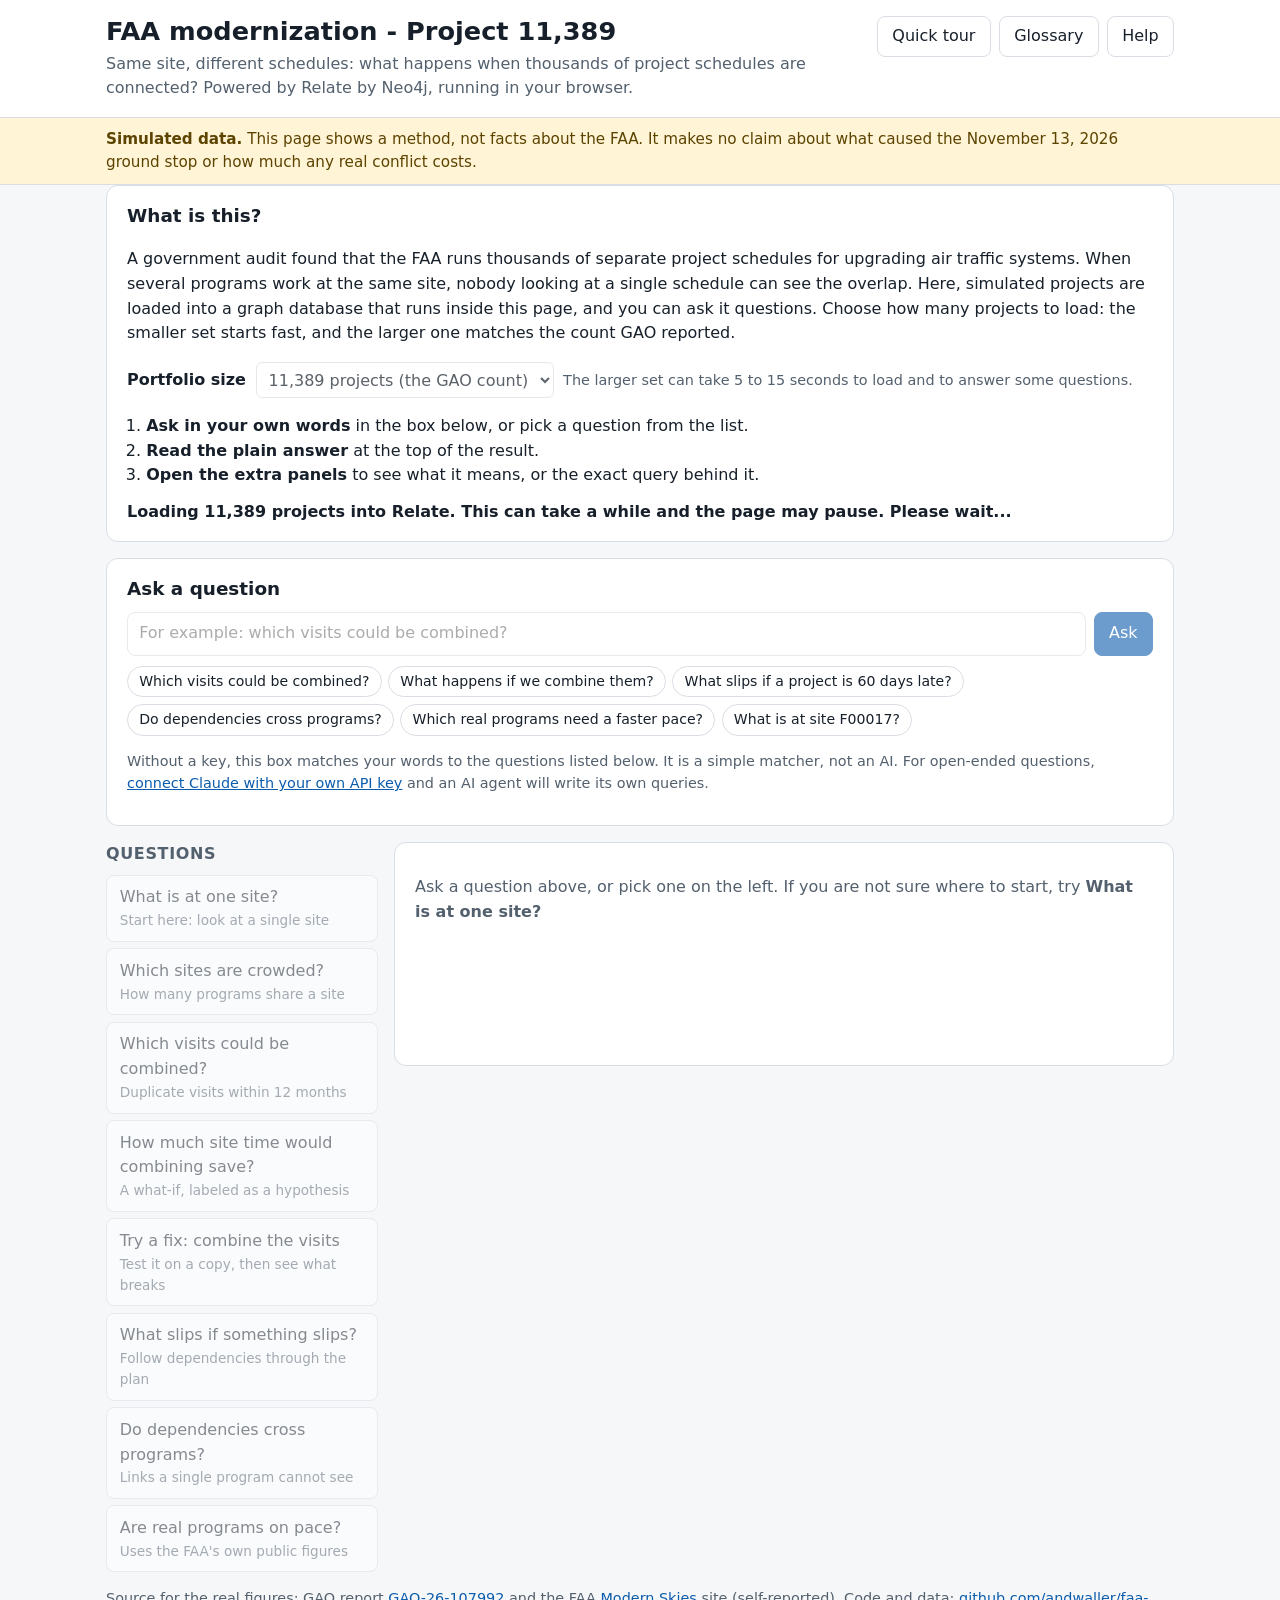
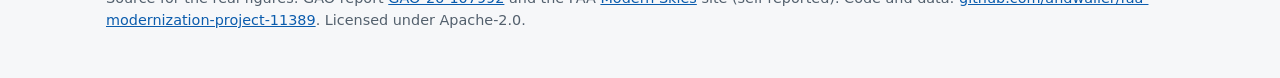
<file: index.html>
<!doctype html>
<html lang="en">
<head>
<meta charset="utf-8">
<meta name="viewport" content="width=device-width, initial-scale=1">
<meta http-equiv="Content-Security-Policy" content="default-src 'self'; script-src 'self' 'wasm-unsafe-eval'; style-src 'self'; connect-src 'self' https://api.anthropic.com; img-src 'self' data:; base-uri 'none'; form-action 'none'">
<title>FAA modernization - Project 11,389</title>
<meta name="description" content="Explore what happens when project schedules are connected in a graph, running Relate by Neo4j entirely in your browser.">
<link rel="stylesheet" href="style.css">
</head>
<body>
<a class="skip" href="#answer">Skip to the answer area</a>

<header class="top">
  <div class="wrap top-row">
    <div>
      <h1>FAA modernization - Project 11,389</h1>
      <p class="sub">Same site, different schedules: what happens when thousands of project schedules are connected? Powered by Relate by Neo4j, running in your browser.</p>
    </div>
    <div class="top-actions">
      <button type="button" id="btn-tour">Quick tour</button>
      <button type="button" id="btn-glossary">Glossary</button>
      <button type="button" id="btn-help">Help</button>
    </div>
  </div>
</header>

<div class="banner" role="note">
  <div class="wrap">
    <strong>Simulated data.</strong> This page shows a method, not facts about the FAA. It makes no claim about what caused the November 13, 2026 ground stop or how much any real conflict costs.
  </div>
</div>

<main class="wrap">
  <section class="card intro" aria-labelledby="intro-h">
    <h2 id="intro-h">What is this?</h2>
    <p>A government audit found that the FAA runs thousands of separate project schedules for upgrading air traffic systems. When several programs work at the same site, nobody looking at a single schedule can see the overlap. Here, simulated projects are loaded into a graph database that runs inside this page, and you can ask it questions. Choose how many projects to load: the smaller set starts fast, and the larger one matches the count GAO reported.</p>
    <div class="controls">
      <label for="size-pick">Portfolio size</label>
      <select id="size-pick" aria-describedby="size-hint">
        <option value="1000">1,000 projects</option>
        <option value="11389" selected>11,389 projects (the GAO count)</option>
      </select>
      <span id="size-hint" class="hint">The larger set can take 5 to 15 seconds to load and to answer some questions.</span>
    </div>
    <ol class="steps">
      <li><strong>Ask in your own words</strong> in the box below, or pick a question from the list.</li>
      <li><strong>Read the plain answer</strong> at the top of the result.</li>
      <li><strong>Open the extra panels</strong> to see what it means, or the exact query behind it.</li>
    </ol>
    <p id="status" class="status" role="status">Loading Relate in your browser...</p>
  </section>

  <section class="card ask" aria-labelledby="ask-h">
    <h2 id="ask-h">Ask a question</h2>
    <form id="ask-form" autocomplete="off">
      <label for="ask-input" class="sr">Your question</label>
      <input id="ask-input" type="text" maxlength="400" placeholder="For example: which visits could be combined?" aria-describedby="ask-help" disabled>
      <button type="submit" class="primary" id="ask-go" disabled>Ask</button>
    </form>
    <div id="ask-chips" class="chips" aria-label="Example questions"></div>
    <p id="ask-help" class="hint">Without a key, this box matches your words to the questions listed below. It is a simple matcher, not an AI. For open-ended questions, <button type="button" id="btn-key" class="linklike">connect Claude with your own API key</button> and an AI agent will write its own queries.</p>
    <p id="agent-state" class="hint" role="status"></p>
  </section>

  <div class="layout">
    <nav aria-label="Questions" class="qnav">
      <h2>Questions</h2>
      <ul id="qlist"></ul>
    </nav>
    <section id="answer" class="card answer" aria-live="polite" aria-label="Answer" tabindex="-1">
      <p class="placeholder">Ask a question above, or pick one on the left. If you are not sure where to start, try <strong>What is at one site?</strong></p>
    </section>
  </div>
</main>

<footer class="wrap foot">
  <p>Source for the real figures: GAO report <a href="https://www.gao.gov/products/gao-26-107992" target="_blank" rel="noopener">GAO-26-107992</a> and the FAA <a href="https://modernskies.faa.gov/" target="_blank" rel="noopener">Modern Skies</a> site (self-reported). Code and data: <a href="https://github.com/andwaller/faa-modernization-project-11389" target="_blank" rel="noopener">github.com/andwaller/faa-modernization-project-11389</a>. Licensed under Apache-2.0.</p>
</footer>

<dialog id="dlg-tour" aria-labelledby="tour-h">
  <h2 id="tour-h"></h2>
  <div id="tour-body"></div>
  <p class="dlg-meta"><span id="tour-count"></span></p>
  <div class="dlg-actions">
    <button type="button" id="tour-back">Back</button>
    <button type="button" id="tour-next" class="primary">Next</button>
    <button type="button" id="tour-close">Close</button>
  </div>
</dialog>

<dialog id="dlg-help" aria-labelledby="help-h">
  <h2 id="help-h">Help</h2>
  <div id="help-body"></div>
  <div class="dlg-actions"><button type="button" class="close-dlg primary">Close</button></div>
</dialog>

<dialog id="dlg-glossary" aria-labelledby="gl-h">
  <h2 id="gl-h">Glossary</h2>
  <dl id="gl-body"></dl>
  <div class="dlg-actions"><button type="button" class="close-dlg primary">Close</button></div>
</dialog>

<dialog id="dlg-key" aria-labelledby="key-h">
  <h2 id="key-h">Connect Claude (optional)</h2>
  <p>An AI agent can answer open-ended questions by writing its own queries against a scratch copy of the data. It needs <strong>your own Anthropic API key</strong>.</p>
  <ul class="plain">
    <li>The key stays in this tab's memory. This page never stores it, and it is forgotten when you close or reload the tab.</li>
    <li>It is sent only to <code>api.anthropic.com</code>, together with your question and the query results. The data is simulated.</li>
    <li>Usage is billed to your Anthropic account. Use a key with a low spending limit.</li>
    <li>The page's code is open source, so you can check this: github.com/andwaller/faa-modernization-project-11389.</li>
  </ul>
  <form id="key-form" autocomplete="off">
    <p><label for="key-input">API key</label><br><input id="key-input" type="password" autocomplete="off" spellcheck="false" placeholder="sk-ant-..."></p>
    <p><label for="key-model">Model</label><br><select id="key-model"></select></p>
    <p id="key-msg" class="status" role="status"></p>
    <div class="dlg-actions">
      <button type="button" id="key-cancel">Cancel</button>
      <button type="button" id="key-disconnect">Disconnect</button>
      <button type="submit" class="primary">Connect</button>
    </div>
  </form>
</dialog>

<script type="module" src="app.js?v=5"></script>
</body>
</html>
</file>
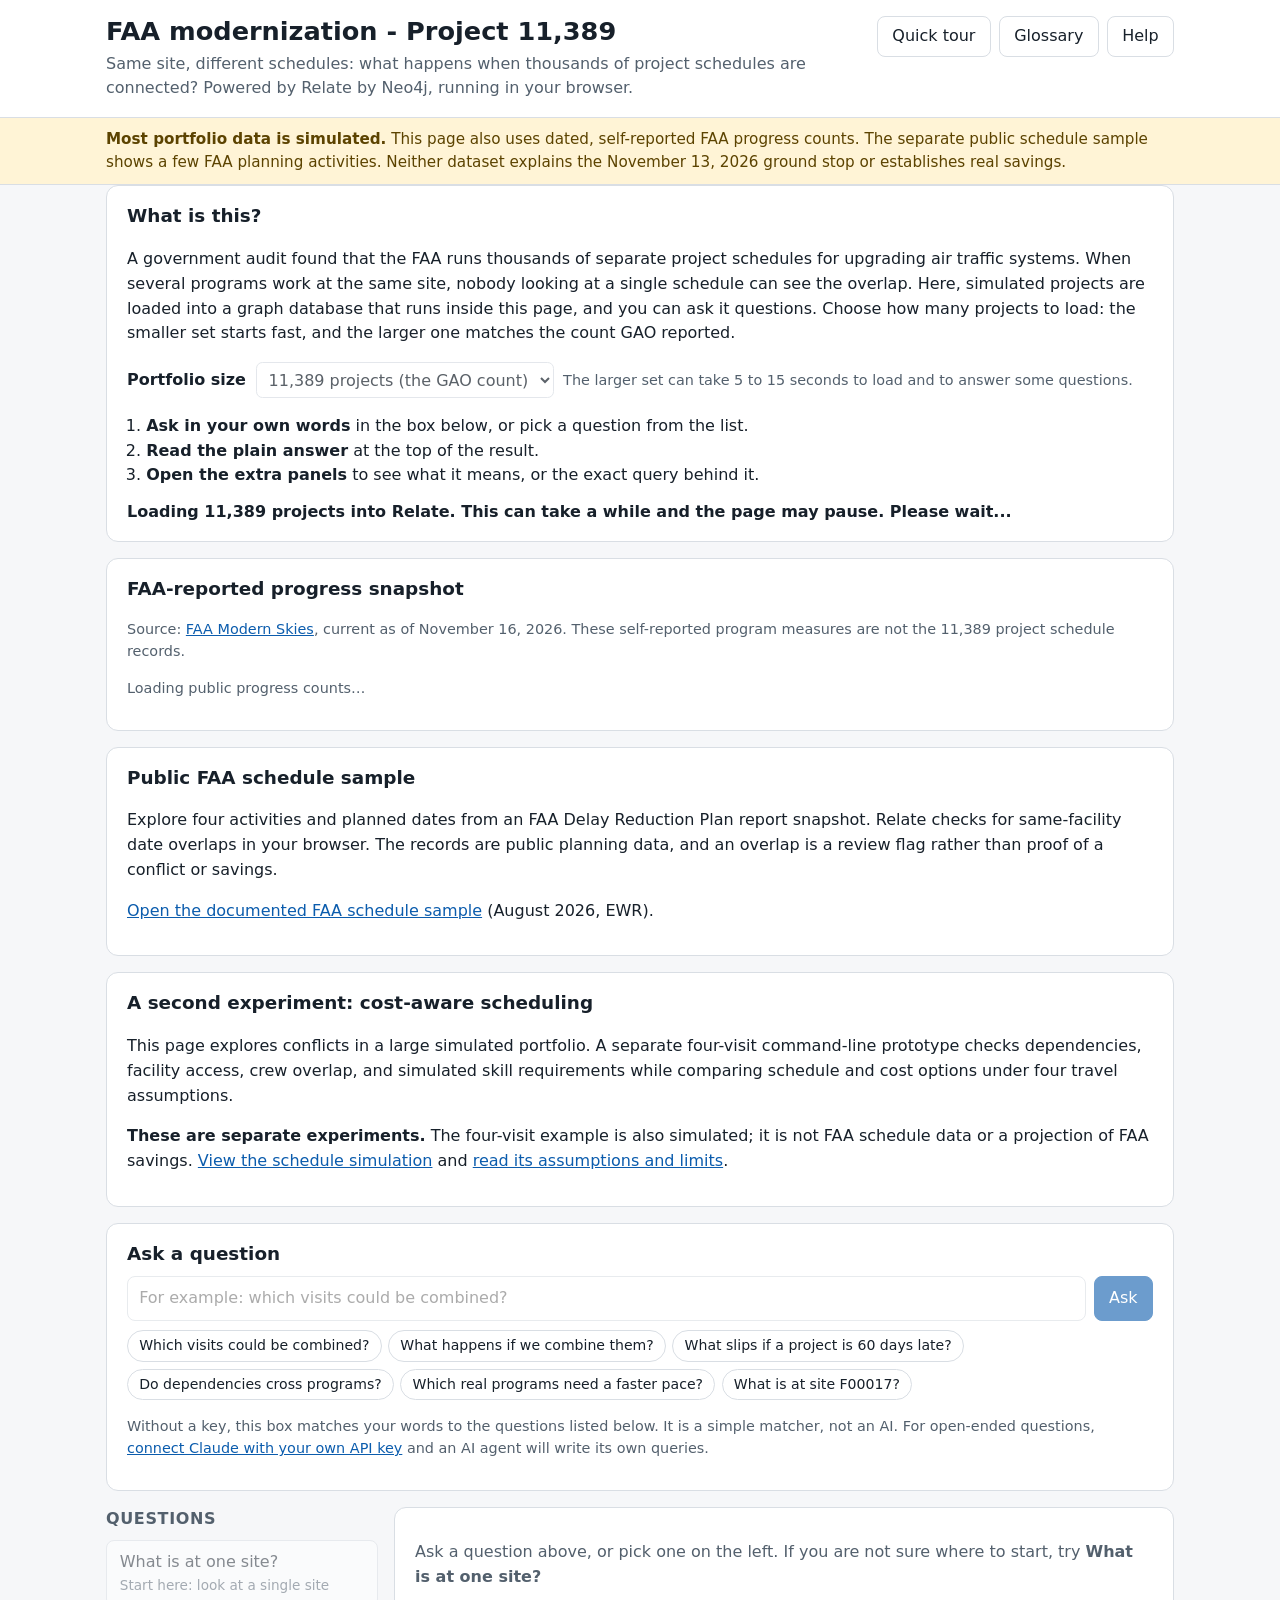
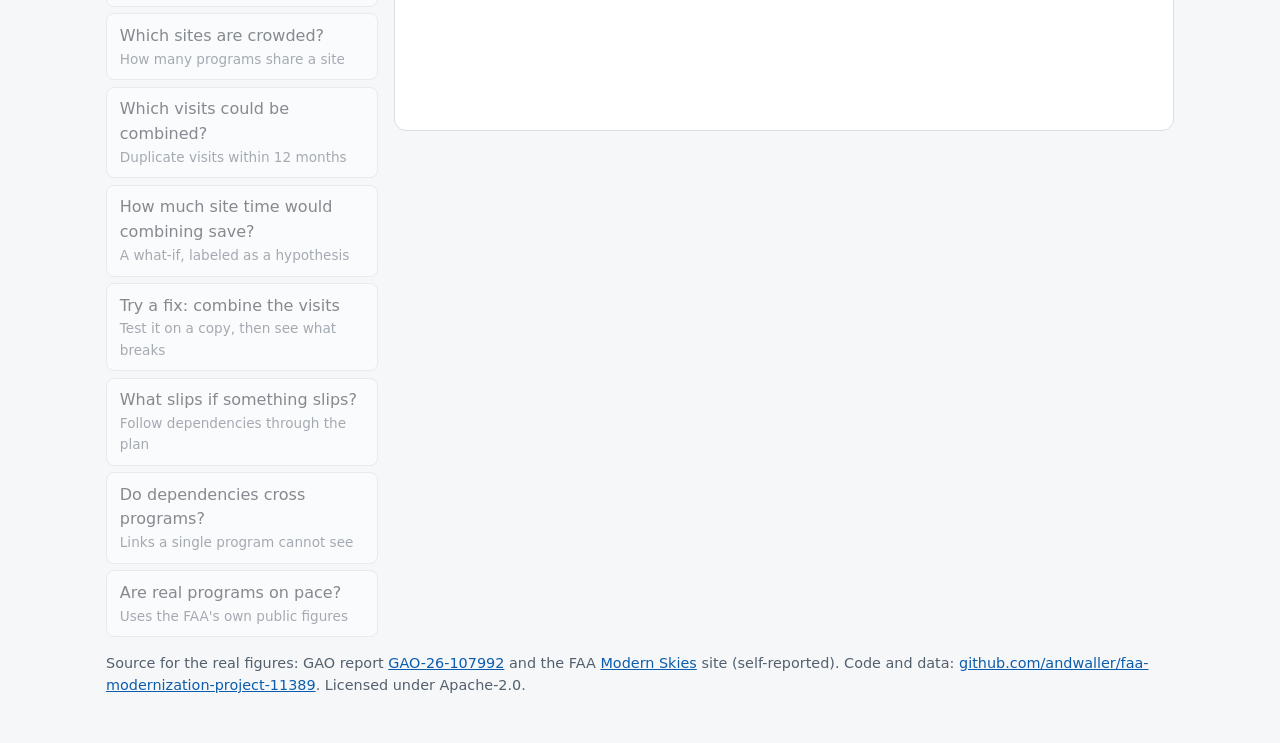
<file: web/index.html>
<!doctype html>
<html lang="en">
<head>
<meta charset="utf-8">
<meta name="viewport" content="width=device-width, initial-scale=1">
<meta http-equiv="Content-Security-Policy" content="default-src 'self'; script-src 'self' 'wasm-unsafe-eval'; style-src 'self'; connect-src 'self' https://api.anthropic.com; img-src 'self' data:; base-uri 'none'; form-action 'none'">
<title>FAA modernization - Project 11,389</title>
<meta name="description" content="Explore what happens when project schedules are connected in a graph, running Relate by Neo4j entirely in your browser.">
<link rel="stylesheet" href="style.css">
</head>
<body>
<a class="skip" href="#answer">Skip to the answer area</a>

<header class="top">
  <div class="wrap top-row">
    <div>
      <h1>FAA modernization - Project 11,389</h1>
      <p class="sub">Same site, different schedules: what happens when thousands of project schedules are connected? Powered by Relate by Neo4j, running in your browser.</p>
    </div>
    <div class="top-actions">
      <button type="button" id="btn-tour">Quick tour</button>
      <button type="button" id="btn-glossary">Glossary</button>
      <button type="button" id="btn-help">Help</button>
    </div>
  </div>
</header>

<div class="banner" role="note">
  <div class="wrap">
    <strong>Most portfolio data is simulated.</strong> This page also uses dated, self-reported FAA progress counts. The separate public schedule sample shows a few FAA planning activities. Neither dataset explains the November 13, 2026 ground stop or establishes real savings.
  </div>
</div>

<main class="wrap">
  <section class="card intro" aria-labelledby="intro-h">
    <h2 id="intro-h">What is this?</h2>
    <p>A government audit found that the FAA runs thousands of separate project schedules for upgrading air traffic systems. When several programs work at the same site, nobody looking at a single schedule can see the overlap. Here, simulated projects are loaded into a graph database that runs inside this page, and you can ask it questions. Choose how many projects to load: the smaller set starts fast, and the larger one matches the count GAO reported.</p>
    <div class="controls">
      <label for="size-pick">Portfolio size</label>
      <select id="size-pick" aria-describedby="size-hint">
        <option value="1000">1,000 projects</option>
        <option value="11389" selected>11,389 projects (the GAO count)</option>
      </select>
      <span id="size-hint" class="hint">The larger set can take 5 to 15 seconds to load and to answer some questions.</span>
    </div>
    <ol class="steps">
      <li><strong>Ask in your own words</strong> in the box below, or pick a question from the list.</li>
      <li><strong>Read the plain answer</strong> at the top of the result.</li>
      <li><strong>Open the extra panels</strong> to see what it means, or the exact query behind it.</li>
    </ol>
    <p id="status" class="status" role="status">Loading Relate in your browser...</p>
  </section>

  <section class="card intro" aria-labelledby="progress-h">
    <h2 id="progress-h">FAA-reported progress snapshot</h2>
    <p class="hint">Source: <a href="https://modernskies.faa.gov/" target="_blank" rel="noopener">FAA Modern Skies</a>, current as of November 16, 2026. These self-reported program measures are not the 11,389 project schedule records.</p>
    <div id="progress-snapshot"><p class="hint">Loading public progress counts…</p></div>
  </section>
  <section class="card intro" aria-labelledby="public-h">
    <h2 id="public-h">Public FAA schedule sample</h2>
    <p>Explore four activities and planned dates from an FAA Delay Reduction Plan report snapshot. Relate checks for same-facility date overlaps in your browser. The records are public planning data, and an overlap is a review flag rather than proof of a conflict or savings.</p>
    <p><a href="public-schedule.html">Open the documented FAA schedule sample</a> (August 2026, EWR).</p>
  </section>

  <section class="card intro" aria-labelledby="cost-h">
    <h2 id="cost-h">A second experiment: cost-aware scheduling</h2>
    <p>This page explores conflicts in a large simulated portfolio. A separate four-visit command-line prototype checks dependencies, facility access, crew overlap, and simulated skill requirements while comparing schedule and cost options under four travel assumptions.</p>
    <p><strong>These are separate experiments.</strong> The four-visit example is also simulated; it is not FAA schedule data or a projection of FAA savings. <a href="https://github.com/andwaller/faa-modernization-project-11389/blob/main/examples/cost_aware_schedule_trial.py" target="_blank" rel="noopener">View the schedule simulation</a> and <a href="https://github.com/andwaller/faa-modernization-project-11389/blob/main/docs/cost-aware-schedule-prototype.md" target="_blank" rel="noopener">read its assumptions and limits</a>.</p>
  </section>

  <section class="card ask" aria-labelledby="ask-h">
    <h2 id="ask-h">Ask a question</h2>
    <form id="ask-form" autocomplete="off">
      <label for="ask-input" class="sr">Your question</label>
      <input id="ask-input" type="text" maxlength="400" placeholder="For example: which visits could be combined?" aria-describedby="ask-help" disabled>
      <button type="submit" class="primary" id="ask-go" disabled>Ask</button>
    </form>
    <div id="ask-chips" class="chips" aria-label="Example questions"></div>
    <p id="ask-help" class="hint">Without a key, this box matches your words to the questions listed below. It is a simple matcher, not an AI. For open-ended questions, <button type="button" id="btn-key" class="linklike">connect Claude with your own API key</button> and an AI agent will write its own queries.</p>
    <p id="agent-state" class="hint" role="status"></p>
  </section>

  <div class="layout">
    <nav aria-label="Questions" class="qnav">
      <h2>Questions</h2>
      <ul id="qlist"></ul>
    </nav>
    <section id="answer" class="card answer" aria-live="polite" aria-label="Answer" tabindex="-1">
      <p class="placeholder">Ask a question above, or pick one on the left. If you are not sure where to start, try <strong>What is at one site?</strong></p>
    </section>
  </div>
</main>

<footer class="wrap foot">
  <p>Source for the real figures: GAO report <a href="https://www.gao.gov/products/gao-26-107992" target="_blank" rel="noopener">GAO-26-107992</a> and the FAA <a href="https://modernskies.faa.gov/" target="_blank" rel="noopener">Modern Skies</a> site (self-reported). Code and data: <a href="https://github.com/andwaller/faa-modernization-project-11389" target="_blank" rel="noopener">github.com/andwaller/faa-modernization-project-11389</a>. Licensed under Apache-2.0.</p>
</footer>

<dialog id="dlg-tour" aria-labelledby="tour-h">
  <h2 id="tour-h"></h2>
  <div id="tour-body"></div>
  <p class="dlg-meta"><span id="tour-count"></span></p>
  <div class="dlg-actions">
    <button type="button" id="tour-back">Back</button>
    <button type="button" id="tour-next" class="primary">Next</button>
    <button type="button" id="tour-close">Close</button>
  </div>
</dialog>

<dialog id="dlg-help" aria-labelledby="help-h">
  <h2 id="help-h">Help</h2>
  <div id="help-body"></div>
  <div class="dlg-actions"><button type="button" class="close-dlg primary">Close</button></div>
</dialog>

<dialog id="dlg-glossary" aria-labelledby="gl-h">
  <h2 id="gl-h">Glossary</h2>
  <dl id="gl-body"></dl>
  <div class="dlg-actions"><button type="button" class="close-dlg primary">Close</button></div>
</dialog>

<dialog id="dlg-key" aria-labelledby="key-h">
  <h2 id="key-h">Connect Claude (optional)</h2>
  <p>An AI agent can answer open-ended questions by writing its own queries against a scratch copy of the data. It needs <strong>your own Anthropic API key</strong>.</p>
  <ul class="plain">
    <li>The key stays in this tab's memory. This page never stores it, and it is forgotten when you close or reload the tab.</li>
    <li>The API key and, if entered, workspace ID are sent only to <code>api.anthropic.com</code>. Your question and query results are also sent to Anthropic to generate an answer. The graph stays in this browser; the schedule data is simulated.</li>
    <li>Usage is billed to your Anthropic account. Use a key with a low spending limit.</li>
    <li>The page's code is open source, so you can check this: github.com/andwaller/faa-modernization-project-11389.</li>
  </ul>
  <form id="key-form" autocomplete="off">
    <p><label for="key-input">API key</label><br><input id="key-input" type="password" autocomplete="off" spellcheck="false" placeholder="sk-ant-..."></p>
    <p><label for="workspace-input">Workspace ID (optional; required for some API keys)</label><br><input id="workspace-input" type="text" autocomplete="off" spellcheck="false" placeholder="Workspace ID"></p>
    <p><label for="key-model">Model</label><br><select id="key-model"></select></p>
    <p id="key-msg" class="status" role="status"></p>
    <div class="dlg-actions">
      <button type="button" id="key-cancel">Cancel</button>
      <button type="button" id="key-disconnect">Disconnect</button>
      <button type="submit" class="primary">Connect</button>
    </div>
  </form>
</dialog>

<script type="module" src="app.js?v=7"></script>
</body>
</html>
</file>
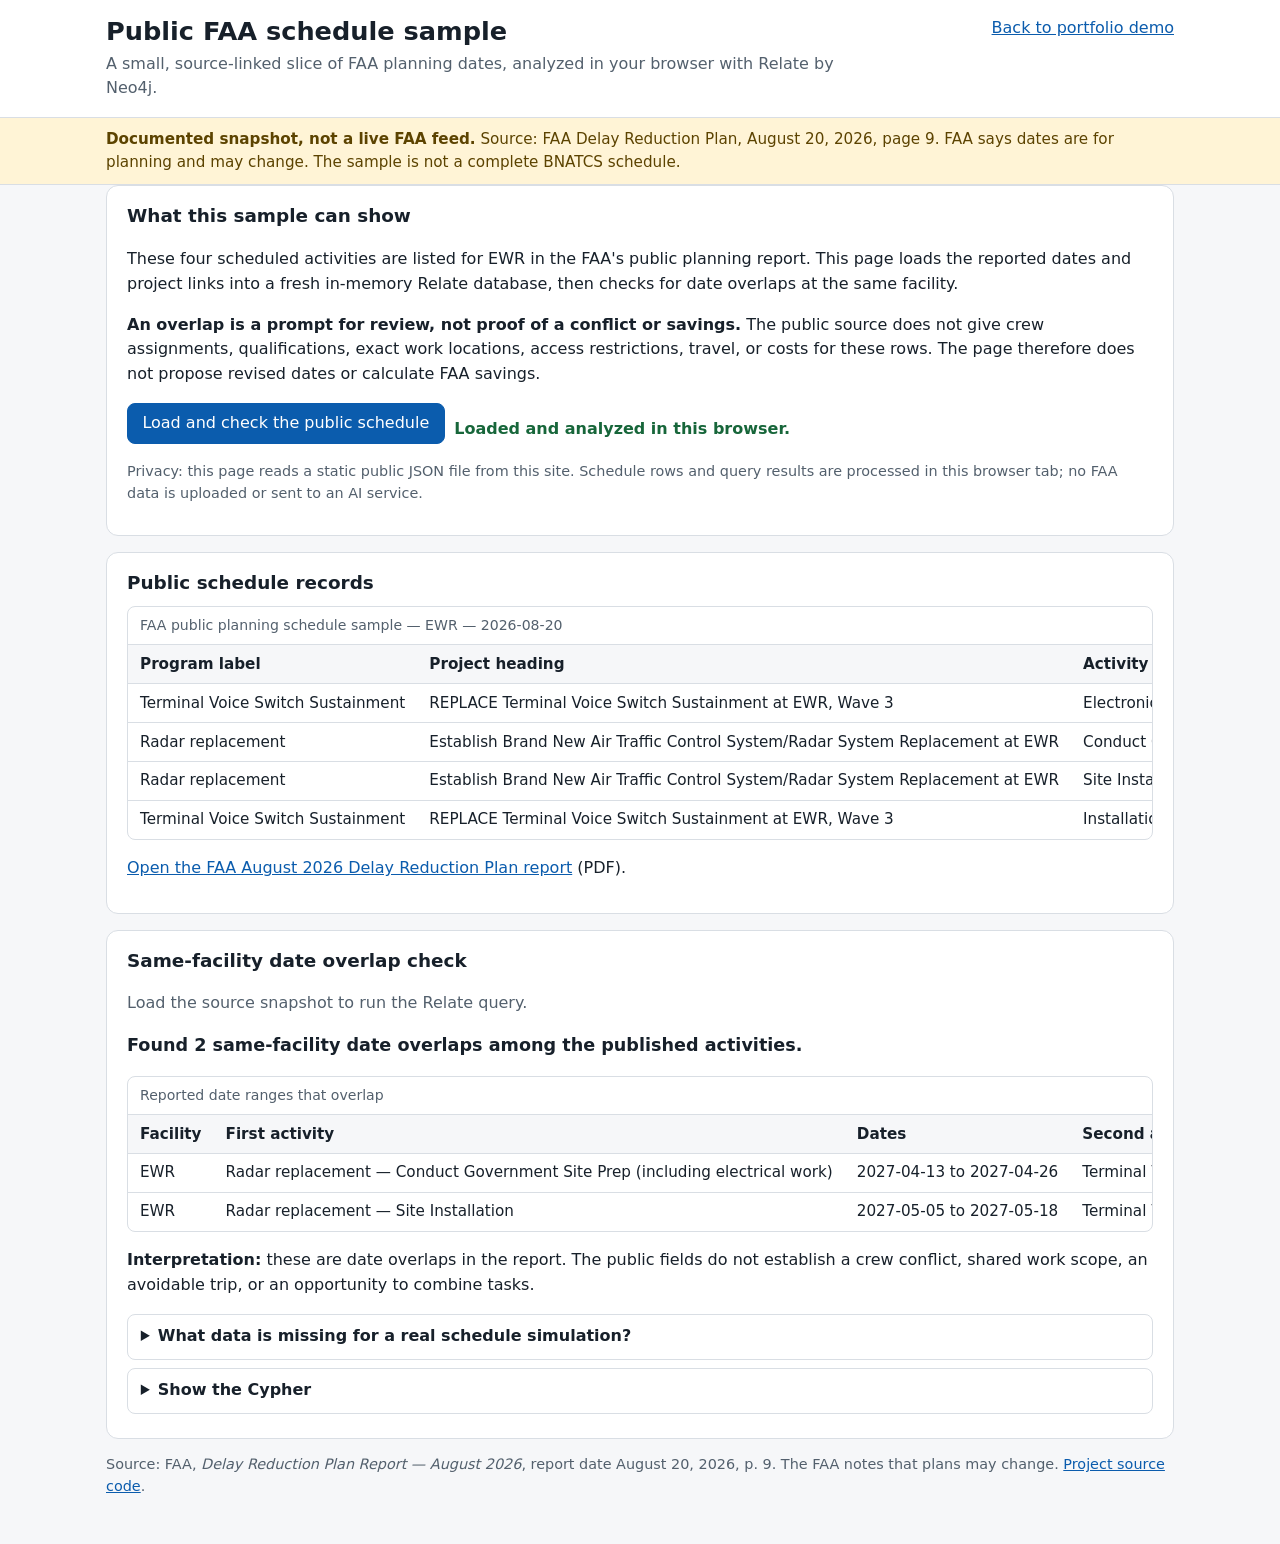
<file: web/public-schedule.html>
<!doctype html>
<html lang="en">
<head>
<meta charset="utf-8">
<meta name="viewport" content="width=device-width, initial-scale=1">
<meta http-equiv="Content-Security-Policy" content="default-src 'self'; script-src 'self' 'wasm-unsafe-eval'; style-src 'self'; connect-src 'self'; img-src 'self' data:; base-uri 'none'; form-action 'none'">
<meta name="description" content="Explore a dated public FAA schedule sample with Relate running entirely in your browser.">
<title>Public FAA schedule sample — Project 11,389</title>
<link rel="stylesheet" href="style.css">
</head>
<body>
<a class="skip" href="#results">Skip to results</a>
<header class="top">
  <div class="wrap top-row">
    <div>
      <h1>Public FAA schedule sample</h1>
      <p class="sub">A small, source-linked slice of FAA planning dates, analyzed in your browser with Relate by Neo4j.</p>
    </div>
    <div class="top-actions">
      <a href="./">Back to portfolio demo</a>
    </div>
  </div>
</header>
<div class="banner" role="note">
  <div class="wrap"><strong>Documented snapshot, not a live FAA feed.</strong> Source: FAA Delay Reduction Plan, August 20, 2026, page 9. FAA says dates are for planning and may change. The sample is not a complete BNATCS schedule.</div>
</div>
<main class="wrap">
  <section class="card intro" aria-labelledby="about-h">
    <h2 id="about-h">What this sample can show</h2>
    <p>These four scheduled activities are listed for EWR in the FAA's public planning report. This page loads the reported dates and project links into a fresh in-memory Relate database, then checks for date overlaps at the same facility.</p>
    <p><strong>An overlap is a prompt for review, not proof of a conflict or savings.</strong> The public source does not give crew assignments, qualifications, exact work locations, access restrictions, travel, or costs for these rows. The page therefore does not propose revised dates or calculate FAA savings.</p>
    <div class="controls">
      <button class="primary" id="rerun" type="button" disabled>Load and check the public schedule</button>
      <span id="status" class="status" role="status">Loading the source snapshot…</span>
    </div>
    <p class="hint">Privacy: this page reads a static public JSON file from this site. Schedule rows and query results are processed in this browser tab; no FAA data is uploaded or sent to an AI service.</p>
  </section>
  <section class="card intro" aria-labelledby="data-h">
    <h2 id="data-h">Public schedule records</h2>
    <div id="records" class="tablewrap" tabindex="0"><p class="hint">Waiting for the public snapshot to load.</p></div>
    <p><a href="https://www.faa.gov/about/office_org/headquarters_offices/ara/programs/nyapio/delay_reduction_plan/DRP-report.pdf" target="_blank" rel="noopener">Open the FAA August 2026 Delay Reduction Plan report</a> (PDF).</p>
  </section>
  <section id="results" class="card answer" aria-labelledby="results-h" aria-live="polite">
    <h2 id="results-h">Same-facility date overlap check</h2>
    <p class="placeholder">Load the source snapshot to run the Relate query.</p>
    <div id="overlaps"></div>
    <details>
      <summary>What data is missing for a real schedule simulation?</summary>
      <ul id="missing"></ul>
    </details>
    <details>
      <summary>Show the Cypher</summary>
      <pre><code id="cypher"></code></pre>
    </details>
  </section>
</main>
<footer class="wrap foot">
  <p>Source: FAA, <em>Delay Reduction Plan Report — August 2026</em>, report date August 20, 2026, p. 9. The FAA notes that plans may change. <a href="https://github.com/andwaller/faa-modernization-project-11389" target="_blank" rel="noopener">Project source code</a>.</p>
</footer>
<script type="module" src="public-schedule.js?v=1"></script>
</body>
</html>
</file>
<file: style.css>
:root {
  --bg: #f6f7f9;
  --card: #ffffff;
  --ink: #17202a;
  --muted: #53606d;
  --line: #d9dee4;
  --accent: #0b5cad;
  --accent-ink: #ffffff;
  --warn-bg: #fff4d6;
  --warn-ink: #5c4300;
  --ok: #17663a;
  --bad: #9b1c1c;
  --sim: #e3edf8;
  --sim-ink: #0b3a6b;
  --hyp: #fde9c8;
  --hyp-ink: #6b3d00;
  --doc: #d8f0e0;
  --doc-ink: #124d2b;
  --inf: #ece3f7;
  --inf-ink: #46246f;
}
@media (prefers-color-scheme: dark) {
  :root {
    --bg: #11161c;
    --card: #1a222b;
    --ink: #e8edf2;
    --muted: #a3afbb;
    --line: #2e3945;
    --accent: #6cb2f5;
    --accent-ink: #08213a;
    --warn-bg: #3a2f10;
    --warn-ink: #ffe3a1;
    --ok: #67d391;
    --bad: #ff9a9a;
    --sim: #1f3750;
    --sim-ink: #bcdcff;
    --hyp: #4a3512;
    --hyp-ink: #ffd9a1;
    --doc: #1d4030;
    --doc-ink: #b8efce;
    --inf: #3a2a54;
    --inf-ink: #dcc8fb;
  }
}
* { box-sizing: border-box; }
html { font-size: 100%; }
body {
  margin: 0;
  background: var(--bg);
  color: var(--ink);
  font: 1rem/1.55 system-ui, -apple-system, "Segoe UI", Roboto, sans-serif;
}
.wrap { max-width: 1100px; margin: 0 auto; padding: 0 1rem; }
.skip { position: absolute; left: -999px; top: 0; background: var(--accent); color: var(--accent-ink); padding: .5rem 1rem; z-index: 10; }
.skip:focus { left: 0; }
h1 { margin: 0; font-size: 1.6rem; line-height: 1.2; }
h2 { margin: 0 0 .5rem; font-size: 1.15rem; }
h3 { margin: 1rem 0 .4rem; font-size: 1rem; }
a { color: var(--accent); }
.top { background: var(--card); border-bottom: 1px solid var(--line); padding: 1rem 0; }
.top-row { display: flex; gap: 1rem; justify-content: space-between; align-items: flex-start; flex-wrap: wrap; }
.sub { margin: .3rem 0 0; color: var(--muted); max-width: 46rem; }
.top-actions { display: flex; gap: .5rem; flex-wrap: wrap; }
button {
  font: inherit; cursor: pointer; color: var(--ink); background: var(--card);
  border: 1px solid var(--line); border-radius: .5rem; padding: .45rem .9rem;
}
button:hover { border-color: var(--accent); }
button.primary { background: var(--accent); color: var(--accent-ink); border-color: var(--accent); }
:focus-visible { outline: 3px solid var(--accent); outline-offset: 2px; }
.banner { background: var(--warn-bg); color: var(--warn-ink); border-bottom: 1px solid var(--line); padding: .6rem 0; font-size: .95rem; }
main { padding-top: 1rem; padding-bottom: 1rem; }
.card { background: var(--card); border: 1px solid var(--line); border-radius: .75rem; padding: 1rem 1.25rem; }
.intro { margin-bottom: 1rem; }
.steps { margin: .5rem 0 0 1.2rem; padding: 0; }
.status { margin: .75rem 0 0; font-weight: 600; }
.status.ok { color: var(--ok); }
.status.bad { color: var(--bad); }
.layout { display: grid; grid-template-columns: 17rem 1fr; gap: 1rem; align-items: start; }
@media (max-width: 760px) { .layout { grid-template-columns: 1fr; } }
.qnav h2 { font-size: 1rem; text-transform: uppercase; letter-spacing: .04em; color: var(--muted); }
.qnav ul { list-style: none; margin: 0; padding: 0; display: grid; gap: .4rem; }
.qbtn { width: 100%; text-align: left; padding: .6rem .8rem; }
.qbtn small { display: block; color: var(--muted); font-size: .85rem; }
.qbtn[aria-current="true"] { border-color: var(--accent); box-shadow: inset 4px 0 0 var(--accent); }
.qbtn:disabled { opacity: .5; cursor: not-allowed; }
.answer { min-height: 14rem; }
.placeholder { color: var(--muted); }
.tags { display: flex; gap: .4rem; flex-wrap: wrap; margin: .25rem 0 .75rem; }
.tag { font-size: .78rem; font-weight: 700; letter-spacing: .03em; padding: .1rem .55rem; border-radius: 999px; }
.tag.SIMULATED { background: var(--sim); color: var(--sim-ink); }
.tag.HYPOTHESIS { background: var(--hyp); color: var(--hyp-ink); }
.tag.DOCUMENTED { background: var(--doc); color: var(--doc-ink); }
.tag.INFERRED { background: var(--inf); color: var(--inf-ink); }
.summary { font-size: 1.1rem; font-weight: 600; margin: .25rem 0 1rem; }
.why { color: var(--muted); margin: 0 0 1rem; }
.controls { display: flex; gap: .6rem; align-items: center; flex-wrap: wrap; margin: 0 0 1rem; }
select { font: inherit; padding: .4rem .5rem; border-radius: .4rem; border: 1px solid var(--line); background: var(--card); color: var(--ink); max-width: 100%; }
label { font-weight: 600; }
.hint { color: var(--muted); font-size: .9rem; }
.tablewrap { overflow-x: auto; border: 1px solid var(--line); border-radius: .5rem; margin: .5rem 0 1rem; }
table { border-collapse: collapse; width: 100%; font-size: .95rem; }
caption { text-align: left; padding: .5rem .75rem; color: var(--muted); font-size: .88rem; }
th, td { padding: .45rem .75rem; text-align: left; border-top: 1px solid var(--line); white-space: nowrap; }
th { background: var(--bg); font-weight: 700; }
td.num, th.num { text-align: right; font-variant-numeric: tabular-nums; }
details { border: 1px solid var(--line); border-radius: .5rem; padding: .4rem .8rem; margin: .5rem 0; }
summary { cursor: pointer; font-weight: 600; padding: .2rem 0; }
pre { overflow-x: auto; background: var(--bg); border: 1px solid var(--line); border-radius: .4rem; padding: .7rem; font-size: .85rem; line-height: 1.45; }
.check { border-left: 4px solid var(--ok); background: var(--bg); padding: .5rem .8rem; margin: .5rem 0 1rem; border-radius: .3rem; }
.check.bad { border-left-color: var(--bad); }
.compare { display: grid; grid-template-columns: 1fr 1fr; gap: 1rem; margin: .5rem 0 1rem; }
@media (max-width: 560px) { .compare { grid-template-columns: 1fr; } }
.stat { border: 1px solid var(--line); border-radius: .6rem; padding: .75rem 1rem; }
.stat .big { font-size: 2.2rem; font-weight: 800; line-height: 1.1; font-variant-numeric: tabular-nums; }
.stat .lbl { color: var(--muted); font-size: .9rem; }
.stat.after .big { color: var(--bad); }
abbr.term { text-decoration: underline dotted; cursor: help; }
.sr { position: absolute; width: 1px; height: 1px; overflow: hidden; clip: rect(0 0 0 0); white-space: nowrap; }
.ask { margin-bottom: 1rem; }
#ask-form { display: flex; gap: .5rem; flex-wrap: wrap; }
#ask-input, #key-input { flex: 1 1 18rem; font: inherit; padding: .55rem .7rem; border-radius: .5rem; border: 1px solid var(--line); background: var(--card); color: var(--ink); min-width: 0; width: 100%; }
#ask-input { width: auto; }
#ask-input:disabled, #ask-go:disabled { opacity: .6; cursor: not-allowed; }
.chips { display: flex; gap: .4rem; flex-wrap: wrap; margin: .6rem 0 0; }
.chip { font-size: .88rem; padding: .25rem .7rem; border-radius: 999px; }
button.linklike { border: 0; background: none; padding: 0; color: var(--accent); text-decoration: underline; font-size: inherit; }
.matchnote { background: var(--bg); border-left: 4px solid var(--accent); padding: .4rem .8rem; border-radius: .3rem; margin: 0 0 .75rem; color: var(--muted); }
.tag.AGENT { background: var(--inf); color: var(--inf-ink); }
.agent-final p { margin: 0 0 .7rem; }
.agent-step { margin: .6rem 0; }
.agent-step .meta { color: var(--muted); font-size: .88rem; }
ul.plain { margin: .5rem 0 .75rem 1.1rem; padding: 0; color: var(--muted); }
ul.plain li { margin: .25rem 0; }
dialog code { font-size: .9em; }
.foot { color: var(--muted); font-size: .9rem; padding-bottom: 2rem; }
dialog { max-width: min(42rem, 92vw); width: 100%; border: 1px solid var(--line); border-radius: .75rem; background: var(--card); color: var(--ink); padding: 1.25rem 1.5rem; }
dialog::backdrop { background: rgba(0, 0, 0, .5); }
.dlg-actions { display: flex; gap: .5rem; justify-content: flex-end; margin-top: 1rem; }
.dlg-meta { color: var(--muted); font-size: .85rem; margin: .75rem 0 0; }
dl { margin: 0; }
dt { font-weight: 700; margin-top: .6rem; }
dd { margin: .1rem 0 0; color: var(--muted); }
.faq h3 { margin-bottom: .1rem; }
.faq p { margin: 0 0 .4rem; color: var(--muted); }
@media (prefers-reduced-motion: reduce) { * { scroll-behavior: auto !important; transition: none !important; } }
</file>
<file: web/style.css>
:root {
  --bg: #f6f7f9;
  --card: #ffffff;
  --ink: #17202a;
  --muted: #53606d;
  --line: #d9dee4;
  --accent: #0b5cad;
  --accent-ink: #ffffff;
  --warn-bg: #fff4d6;
  --warn-ink: #5c4300;
  --ok: #17663a;
  --bad: #9b1c1c;
  --sim: #e3edf8;
  --sim-ink: #0b3a6b;
  --hyp: #fde9c8;
  --hyp-ink: #6b3d00;
  --doc: #d8f0e0;
  --doc-ink: #124d2b;
  --inf: #ece3f7;
  --inf-ink: #46246f;
}
@media (prefers-color-scheme: dark) {
  :root {
    --bg: #11161c;
    --card: #1a222b;
    --ink: #e8edf2;
    --muted: #a3afbb;
    --line: #2e3945;
    --accent: #6cb2f5;
    --accent-ink: #08213a;
    --warn-bg: #3a2f10;
    --warn-ink: #ffe3a1;
    --ok: #67d391;
    --bad: #ff9a9a;
    --sim: #1f3750;
    --sim-ink: #bcdcff;
    --hyp: #4a3512;
    --hyp-ink: #ffd9a1;
    --doc: #1d4030;
    --doc-ink: #b8efce;
    --inf: #3a2a54;
    --inf-ink: #dcc8fb;
  }
}
* { box-sizing: border-box; }
html { font-size: 100%; }
body {
  margin: 0;
  background: var(--bg);
  color: var(--ink);
  font: 1rem/1.55 system-ui, -apple-system, "Segoe UI", Roboto, sans-serif;
}
.wrap { max-width: 1100px; margin: 0 auto; padding: 0 1rem; }
.skip { position: absolute; left: -999px; top: 0; background: var(--accent); color: var(--accent-ink); padding: .5rem 1rem; z-index: 10; }
.skip:focus { left: 0; }
h1 { margin: 0; font-size: 1.6rem; line-height: 1.2; }
h2 { margin: 0 0 .5rem; font-size: 1.15rem; }
h3 { margin: 1rem 0 .4rem; font-size: 1rem; }
a { color: var(--accent); }
.top { background: var(--card); border-bottom: 1px solid var(--line); padding: 1rem 0; }
.top-row { display: flex; gap: 1rem; justify-content: space-between; align-items: flex-start; flex-wrap: wrap; }
.sub { margin: .3rem 0 0; color: var(--muted); max-width: 46rem; }
.top-actions { display: flex; gap: .5rem; flex-wrap: wrap; }
button {
  font: inherit; cursor: pointer; color: var(--ink); background: var(--card);
  border: 1px solid var(--line); border-radius: .5rem; padding: .45rem .9rem;
}
button:hover { border-color: var(--accent); }
button.primary { background: var(--accent); color: var(--accent-ink); border-color: var(--accent); }
:focus-visible { outline: 3px solid var(--accent); outline-offset: 2px; }
.banner { background: var(--warn-bg); color: var(--warn-ink); border-bottom: 1px solid var(--line); padding: .6rem 0; font-size: .95rem; }
main { padding-top: 1rem; padding-bottom: 1rem; }
.card { background: var(--card); border: 1px solid var(--line); border-radius: .75rem; padding: 1rem 1.25rem; }
.intro { margin-bottom: 1rem; }
.steps { margin: .5rem 0 0 1.2rem; padding: 0; }
.status { margin: .75rem 0 0; font-weight: 600; }
.status.ok { color: var(--ok); }
.status.bad { color: var(--bad); }
.layout { display: grid; grid-template-columns: 17rem 1fr; gap: 1rem; align-items: start; }
@media (max-width: 760px) { .layout { grid-template-columns: 1fr; } }
.qnav h2 { font-size: 1rem; text-transform: uppercase; letter-spacing: .04em; color: var(--muted); }
.qnav ul { list-style: none; margin: 0; padding: 0; display: grid; gap: .4rem; }
.qbtn { width: 100%; text-align: left; padding: .6rem .8rem; }
.qbtn small { display: block; color: var(--muted); font-size: .85rem; }
.qbtn[aria-current="true"] { border-color: var(--accent); box-shadow: inset 4px 0 0 var(--accent); }
.qbtn:disabled { opacity: .5; cursor: not-allowed; }
.answer { min-height: 14rem; }
.placeholder { color: var(--muted); }
.tags { display: flex; gap: .4rem; flex-wrap: wrap; margin: .25rem 0 .75rem; }
.tag { font-size: .78rem; font-weight: 700; letter-spacing: .03em; padding: .1rem .55rem; border-radius: 999px; }
.tag.SIMULATED { background: var(--sim); color: var(--sim-ink); }
.tag.HYPOTHESIS { background: var(--hyp); color: var(--hyp-ink); }
.tag.DOCUMENTED { background: var(--doc); color: var(--doc-ink); }
.tag.INFERRED { background: var(--inf); color: var(--inf-ink); }
.summary { font-size: 1.1rem; font-weight: 600; margin: .25rem 0 1rem; }
.why { color: var(--muted); margin: 0 0 1rem; }
.controls { display: flex; gap: .6rem; align-items: center; flex-wrap: wrap; margin: 0 0 1rem; }
select { font: inherit; padding: .4rem .5rem; border-radius: .4rem; border: 1px solid var(--line); background: var(--card); color: var(--ink); max-width: 100%; }
label { font-weight: 600; }
.hint { color: var(--muted); font-size: .9rem; }
.tablewrap { overflow-x: auto; border: 1px solid var(--line); border-radius: .5rem; margin: .5rem 0 1rem; }
table { border-collapse: collapse; width: 100%; font-size: .95rem; }
caption { text-align: left; padding: .5rem .75rem; color: var(--muted); font-size: .88rem; }
th, td { padding: .45rem .75rem; text-align: left; border-top: 1px solid var(--line); white-space: nowrap; }
th { background: var(--bg); font-weight: 700; }
td.num, th.num { text-align: right; font-variant-numeric: tabular-nums; }
details { border: 1px solid var(--line); border-radius: .5rem; padding: .4rem .8rem; margin: .5rem 0; }
summary { cursor: pointer; font-weight: 600; padding: .2rem 0; }
pre { overflow-x: auto; background: var(--bg); border: 1px solid var(--line); border-radius: .4rem; padding: .7rem; font-size: .85rem; line-height: 1.45; }
.check { border-left: 4px solid var(--ok); background: var(--bg); padding: .5rem .8rem; margin: .5rem 0 1rem; border-radius: .3rem; }
.check.bad { border-left-color: var(--bad); }
.compare { display: grid; grid-template-columns: 1fr 1fr; gap: 1rem; margin: .5rem 0 1rem; }
@media (max-width: 560px) { .compare { grid-template-columns: 1fr; } }
.stat { border: 1px solid var(--line); border-radius: .6rem; padding: .75rem 1rem; }
.stat .big { font-size: 2.2rem; font-weight: 800; line-height: 1.1; font-variant-numeric: tabular-nums; }
.stat .lbl { color: var(--muted); font-size: .9rem; }
.stat.after .big { color: var(--bad); }
abbr.term { text-decoration: underline dotted; cursor: help; }
.sr { position: absolute; width: 1px; height: 1px; overflow: hidden; clip: rect(0 0 0 0); white-space: nowrap; }
.ask { margin-bottom: 1rem; }
#ask-form { display: flex; gap: .5rem; flex-wrap: wrap; }
#ask-input, #key-input { flex: 1 1 18rem; font: inherit; padding: .55rem .7rem; border-radius: .5rem; border: 1px solid var(--line); background: var(--card); color: var(--ink); min-width: 0; width: 100%; }
#ask-input { width: auto; }
#ask-input:disabled, #ask-go:disabled { opacity: .6; cursor: not-allowed; }
.chips { display: flex; gap: .4rem; flex-wrap: wrap; margin: .6rem 0 0; }
.chip { font-size: .88rem; padding: .25rem .7rem; border-radius: 999px; }
button.linklike { border: 0; background: none; padding: 0; color: var(--accent); text-decoration: underline; font-size: inherit; }
.matchnote { background: var(--bg); border-left: 4px solid var(--accent); padding: .4rem .8rem; border-radius: .3rem; margin: 0 0 .75rem; color: var(--muted); }
.tag.AGENT { background: var(--inf); color: var(--inf-ink); }
.agent-final p { margin: 0 0 .7rem; }
.agent-step { margin: .6rem 0; }
.agent-step .meta { color: var(--muted); font-size: .88rem; }
ul.plain { margin: .5rem 0 .75rem 1.1rem; padding: 0; color: var(--muted); }
ul.plain li { margin: .25rem 0; }
dialog code { font-size: .9em; }
.foot { color: var(--muted); font-size: .9rem; padding-bottom: 2rem; }
dialog { max-width: min(42rem, 92vw); width: 100%; border: 1px solid var(--line); border-radius: .75rem; background: var(--card); color: var(--ink); padding: 1.25rem 1.5rem; }
dialog::backdrop { background: rgba(0, 0, 0, .5); }
.dlg-actions { display: flex; gap: .5rem; justify-content: flex-end; margin-top: 1rem; }
.dlg-meta { color: var(--muted); font-size: .85rem; margin: .75rem 0 0; }
dl { margin: 0; }
dt { font-weight: 700; margin-top: .6rem; }
dd { margin: .1rem 0 0; color: var(--muted); }
.faq h3 { margin-bottom: .1rem; }
.faq p { margin: 0 0 .4rem; color: var(--muted); }
@media (prefers-reduced-motion: reduce) { * { scroll-behavior: auto !important; transition: none !important; } }
</file>
